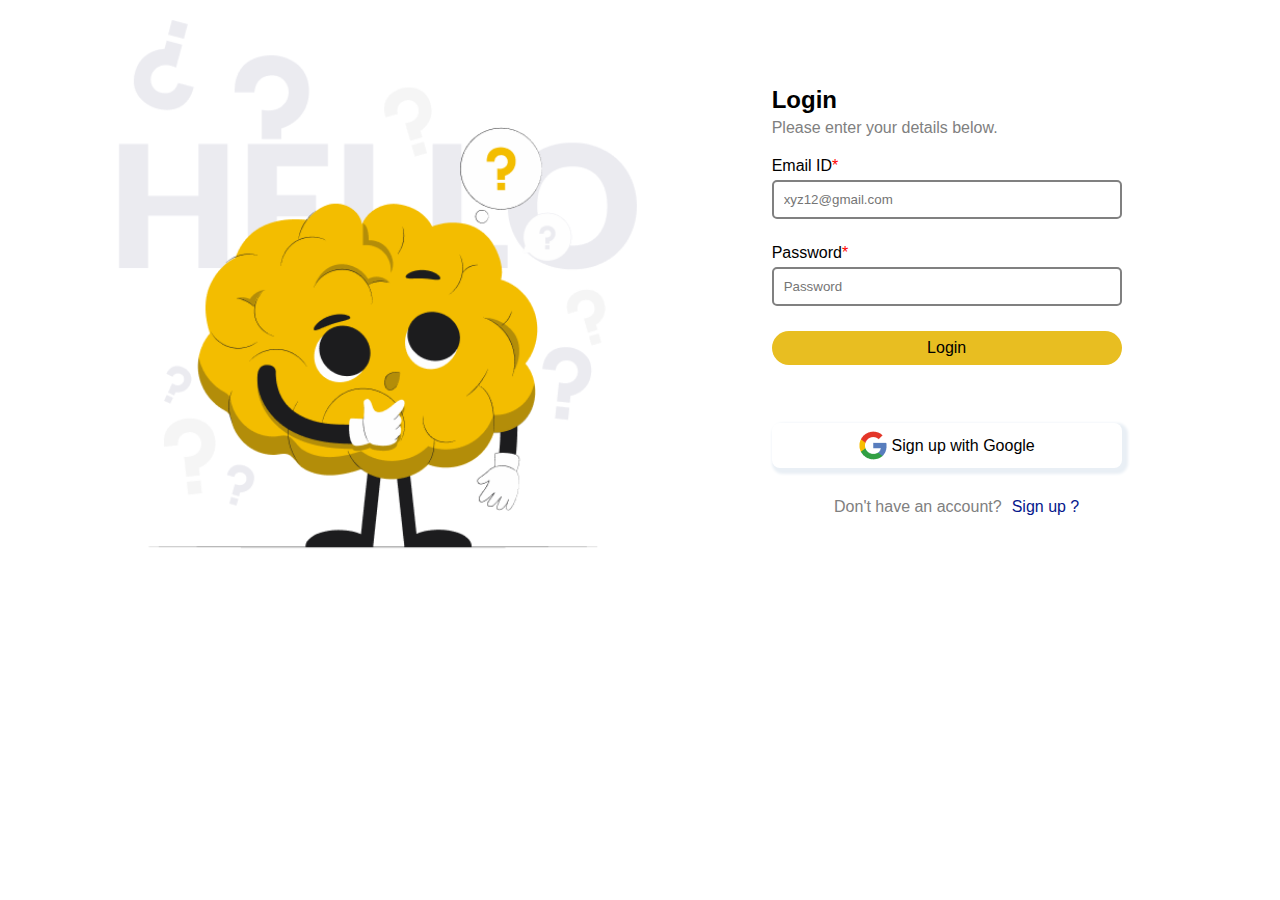
<file: index.html>
<!DOCTYPE html>
<html lang="en">

<head>
    <meta charset="UTF-8">
    <meta name="viewport" content="width=device-width, initial-scale=1.0">
    <title>Login</title>
    <link rel="stylesheet" href="style.css">
    <link rel="stylesheet" href="https://cdn.jsdelivr.net/npm/swiper@11/swiper-bundle.min.css" />
    <link rel="stylesheet" href="https://cdnjs.cloudflare.com/ajax/libs/font-awesome/6.5.2/css/all.min.css"
        integrity="sha512-SnH5WK+bZxgPHs44uWIX+LLJAJ9/2PkPKZ5QiAj6Ta86w+fsb2TkcmfRyVX3pBnMFcV7oQPJkl9QevSCWr3W6A=="
        crossorigin="anonymous" referrerpolicy="no-referrer" />
</head>

<body>
    <div class="main-container dis-row-center">
        <div class="login-container dis-row-even w-100">
            <div class="left dis-col-center">
                <img src="assests/login.png" alt="thinking_img">
            </div>

            <div class="right dis-col-center">
                <form action="" method="" onsubmit="return false" class="login_form" id="loginForm" name="loginForm">
                    <div class="first-row">
                        <h2 class="heading">Login</h2>
                        <p class="text-medium grey-text">Please enter your details below.</p>
                    </div>
                    <div class="first-row email">
                        <label for="email" class="input-label">Email ID<span class="text-red">*</span></label> <br>
                        <input type="email" id="email" name="email" placeholder="xyz12@gmail.com">
                        <br><span id="invalid-email" class="invalid-msg"></span>
                    </div>
                    <div class="first-row password">
                        <label for="password" class="input-label">Password<span class="text-red">*</span></label><br>
                        <span class="forshowpass"><input type="password" id="password" name="password"
                                placeholder="Password"><i class="fa-regular fa-eye-slash" onclick="passwordHideShow()"
                                id="Show-password"></i></span>
                        <br><span id="invalid-password" class="invalid-msg"></span>
                    </div>
                    <button class="btn btn-primary" id="login-submit-btn" type="submit"
                        onclick="validateLogin()">Login</button>
                    <div>
                        <br><span id="invalid-msg-submit" class="invalid-msg"></span>
                    </div>
                    <div class="link-google dis-row-center"><img src="assests/devicon_google.png" alt="google-logo"> <a
                            href="">Sign up with Google</a></div>
                    <p class=" link-account grey-text dis-row-center">Don't have an account? <a class="text-blue"
                            href="signup.html">Sign up ?</a></p>
                </form>
            </div>
        </div>
    </div>
    <script src="index.js"></script>
</body>

</html>
</file>
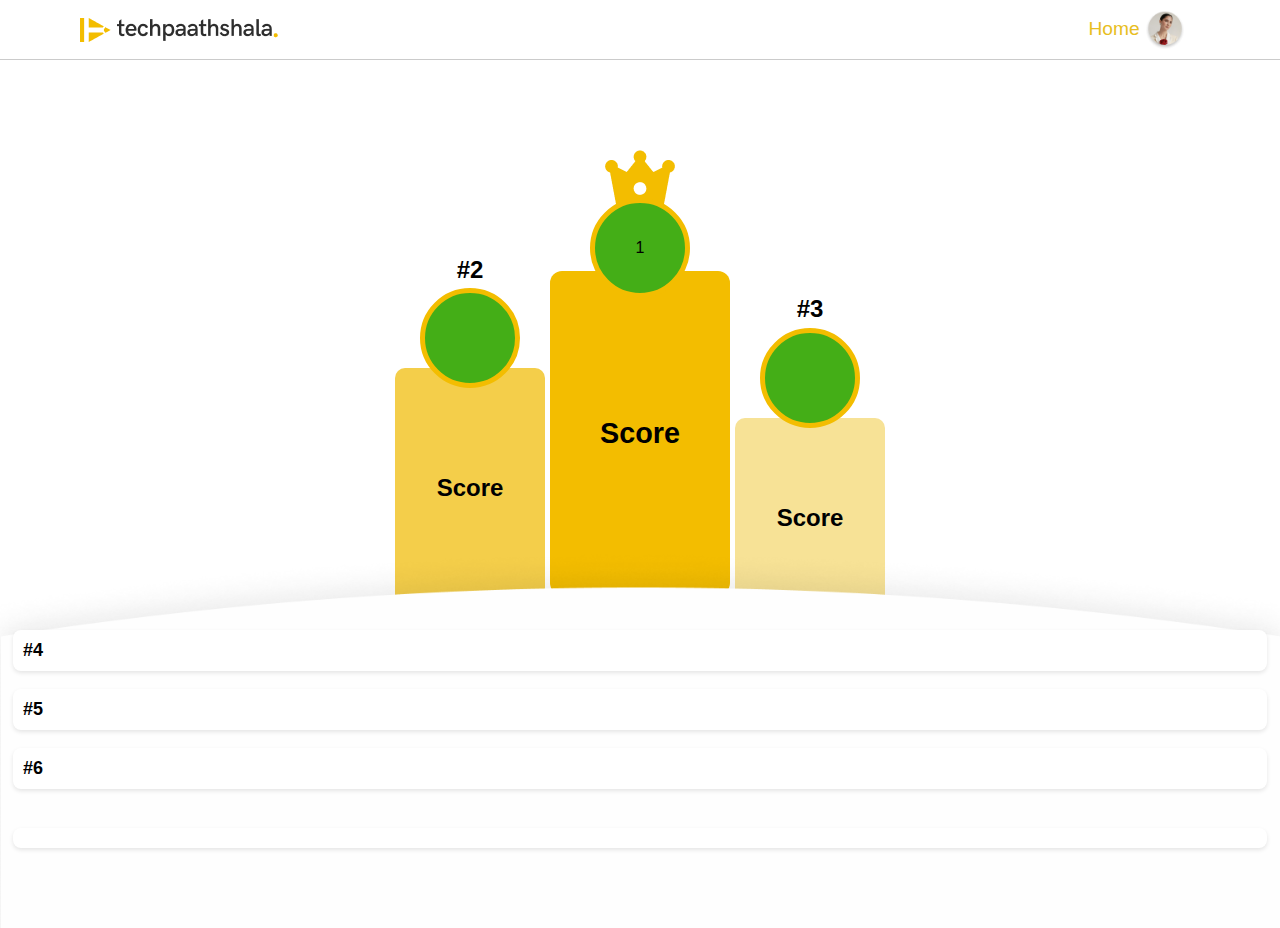
<file: leaderboard.html>
<!DOCTYPE html>
<html lang="en">

<head>
    <meta charset="UTF-8">
    <meta name="viewport" content="width=device-width, initial-scale=1.0">
    <title>Sign UP</title>
    <link rel="stylesheet" href="style.css">
    <link rel="stylesheet" href="https://cdn.jsdelivr.net/npm/swiper@11/swiper-bundle.min.css" />
    <link rel="stylesheet" href="https://cdnjs.cloudflare.com/ajax/libs/font-awesome/6.5.2/css/all.min.css"
        integrity="sha512-SnH5WK+bZxgPHs44uWIX+LLJAJ9/2PkPKZ5QiAj6Ta86w+fsb2TkcmfRyVX3pBnMFcV7oQPJkl9QevSCWr3W6A=="
        crossorigin="anonymous" referrerpolicy="no-referrer" />

</head>

<body>
    <header>
    <nav class="quiz-start-nav dis-row-between">
        <div><img src="assests/techpaathshala_logo.png" alt="logo"></div>
        <div class="user-info">
            <div>
                <span><a class="home" href="quiz.html">Home</a></span>
                <span id="userName" class="user-name"></span>
                <img id="AvatarPic" class="Avatar" src="assests/Avatar.png" alt="Avatar" width="50" height="50" onclick="confirmLogout()">
            </div>
            <br>
            <div id="confirmLogoutOptionDiv">
                <div class="confirm dis-col-center">
                    <span id="userNameDisplay"></span>
                    <span id="userEmailDisplay"></span>
                    <button class="logout-button btn-primary" onclick="logout()">Logout</button>
                    <button class="edit-button btn-primary" onclick="editPic()"> Edit </button>
                    <input type="file" id="fileInput" accept="image/*" style="display: none;" onchange="previewImage(event)">

                </div>
            </div>
        </div>
    </nav>
</header>
    <div class="rank-heading dis-col-center">
        <h1 id="rankDisplay"></h1>
        <h2 id="rankScore"></h2>
        <!-- <p class="grey-text">Supporting Text</p> -->
    </div>
    <div class="rank-holders">
        <div class="second dis-col-center">
            <h2 class="rank-number">#2</h2>
            <div class="profile-pic dis-col-center" id="profile-second">
                <!-- <img alt="User 2"> --> <span id="top2Name" class="topernames"></span>
            </div>
            <div class="rank dis-col-even" id="second">
                <div class="dis-col-center">
                <h2 class="score">Score</h2>
                <h4 id="top2Score" class="topScores"></h4>
            </div>
        </div>
    </div>
    <div class="first dis-col-center">
        <h2 class="rank-number"></h2>
        <img src="assests/crown.png" alt="crown">
        <div class="profile-pic dis-col-center" id="profile-first">
            <!-- <img alt="User 1">  --> <span id="top1Name" class="topernames">1</span>
        </div>
        <div class="rank dis-col-even" id="first">
            <div class="dis-col-center">
            <h2 class="score">Score</h2>
            <h4 id="top1Score" class="topScores"></h4>
        </div>
    </div>
    </div>

    <div class="third dis-col-center">
        <h2 class="rank-number">#3</h2>
        <div class="profile-pic dis-col-center" id="profile-third">
            <!-- <img alt="User 3"> --> <span id="top3Name" class="topernames"></span>
        </div>

        <div class="rank dis-col-even" id="third">
            <div class="dis-col-center">
                <h2 class="score">Score</h2>
                <h4 id="top3Score" class="topScores"></h4>
            </div>
        </div>
    </div>
    </div>

    <div class="rank-list">
        <img src="assests/Vector 15.png" alt="">
        <div class="ranking font-heavy">
            <div class="rank-item dis-row-between" id="currentscore">
               <div class=" dis-row-even" id="ExtraRank">
                   <p id="currentUserRank"></p> <span id="currentUserName" class="topernames"></span>
               </div> 
                <p id="currentUserScore" class="topScores"></p>
            </div>
            <div class="rank-item dis-row-between">
                <p>#6 <span id="top6Name" class="topernames"></span></p>
                <p id="top6Score" class="topScores"></p>
            </div>
            <div class="rank-item dis-row-between">
                <p>#5 <span id="top5Name" class="topernames"></span> </p>
                <p id="top5Score" class="topScores"></p>
            </div>
            <div class="rank-item dis-row-between">
                <p >#4 <span id="top4Name" class="topernames"></span></p>
                <p id="top4Score" class="topScores"></p>
            </div>
        </div>
    </div>
    </div>
</body>


<script src="index.js"></script>
<script>rankDisplay(); showLeaderboard();</script>
</body>

</html>
</file>
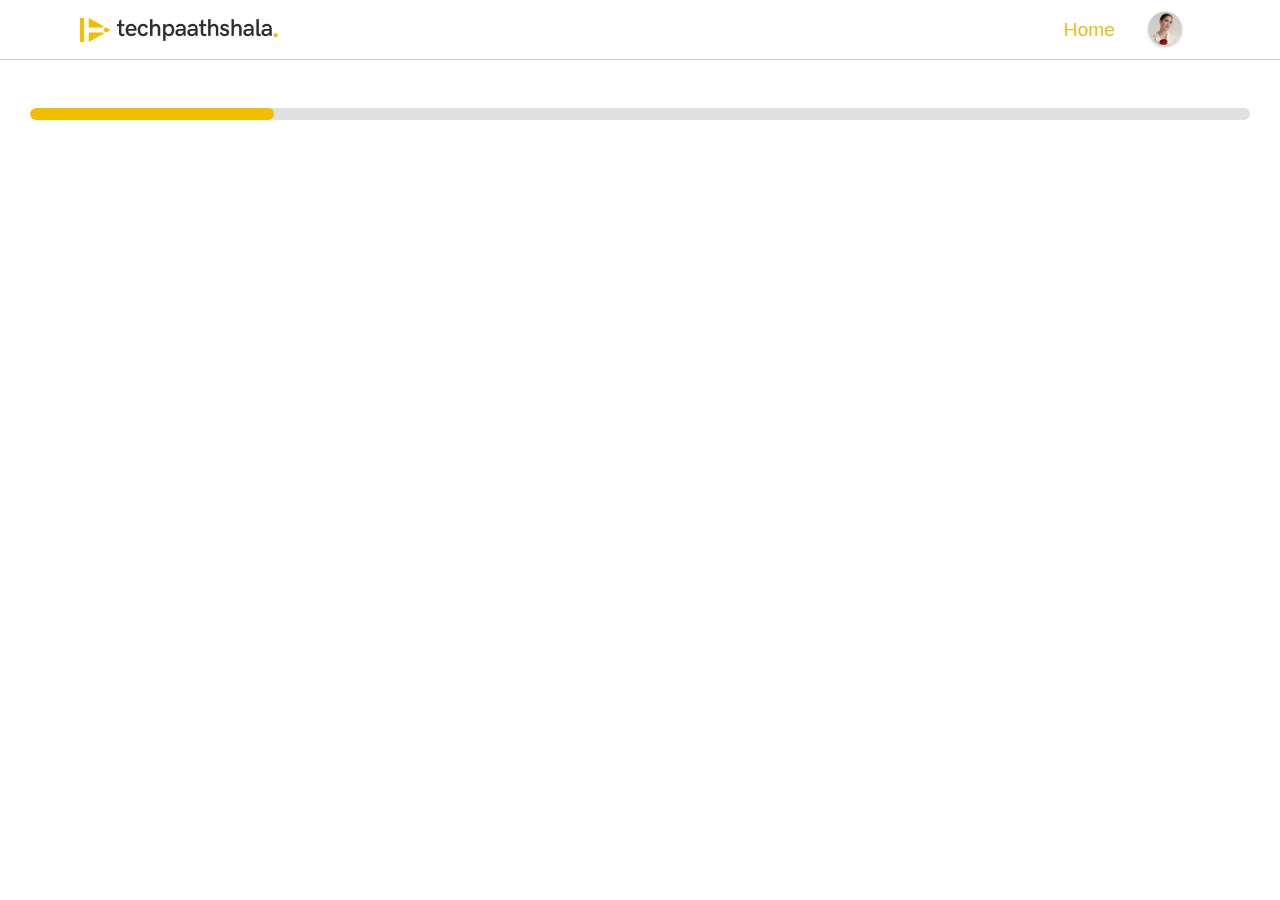
<file: question.html>
<!DOCTYPE html>
<html lang="en">

<head>
    <meta charset="UTF-8">
    <meta name="viewport" content="width=device-width, initial-scale=1.0">
    <title>Login</title>
    <link rel="stylesheet" href="style.css">
    <link rel="stylesheet" href="https://cdn.jsdelivr.net/npm/swiper@11/swiper-bundle.min.css" />
    <link rel="stylesheet" href="https://cdnjs.cloudflare.com/ajax/libs/font-awesome/6.5.2/css/all.min.css"
        integrity="sha512-SnH5WK+bZxgPHs44uWIX+LLJAJ9/2PkPKZ5QiAj6Ta86w+fsb2TkcmfRyVX3pBnMFcV7oQPJkl9QevSCWr3W6A=="
        crossorigin="anonymous" referrerpolicy="no-referrer" />
</head>

<body>
    <header>
        <nav class="quiz-start-nav dis-row-between">
            <div><img src="assests/techpaathshala_logo.png" alt="logo"></div>
            <div class="user-info">
                    <span><a class="home" href="quiz.html">Home</a></span>
                    <span id="userName" class="user-name"></span>
                    <img id="AvatarPic" class="Avatar" src="assests/Avatar.png" alt="Avatar" width="50" height="50" onclick="confirmLogout()">
                <br>
                <div id="confirmLogoutOptionDiv">
                    <div class="confirm dis-col-center">
                        <span id="userNameDisplay"></span>
                        <span id="userEmailDisplay"></span>
                        <button class="logout-button btn-primary" onclick="logout()">Logout</button>
                        <button class="edit-button btn-primary" onclick="editPic()"> Edit </button>
                        <input type="file" id="fileInput" accept="image/*" style="display: none;" onchange="previewImage(event)">

                    </div>
                </div>
            </div>
        </nav>
    </header>
    <div class="ques-container">
        <div id="questionHead"></div>
        <br>
        <div class="progress-bar">
            <div class="progress" id="progress"></div>
        </div>

        <br>
        <div class="display-question">
            <div class="quest-head-items">
                <h2 id="questionNum"></h2>
                <h2 id="question"></h2>

            </div>
            <br>
            <div id="options">
                <!-- question will display here -->
            </div>
            <div class="display-buttons">
                <button id="previousquestion" onclick="previousQuestion()"></button>
                <button id="nextquestion" onclick="nextQuestion()"></button>
            </div>
        </div>
    </div>

    <script src="index.js"></script>
</body>

</html>
</file>
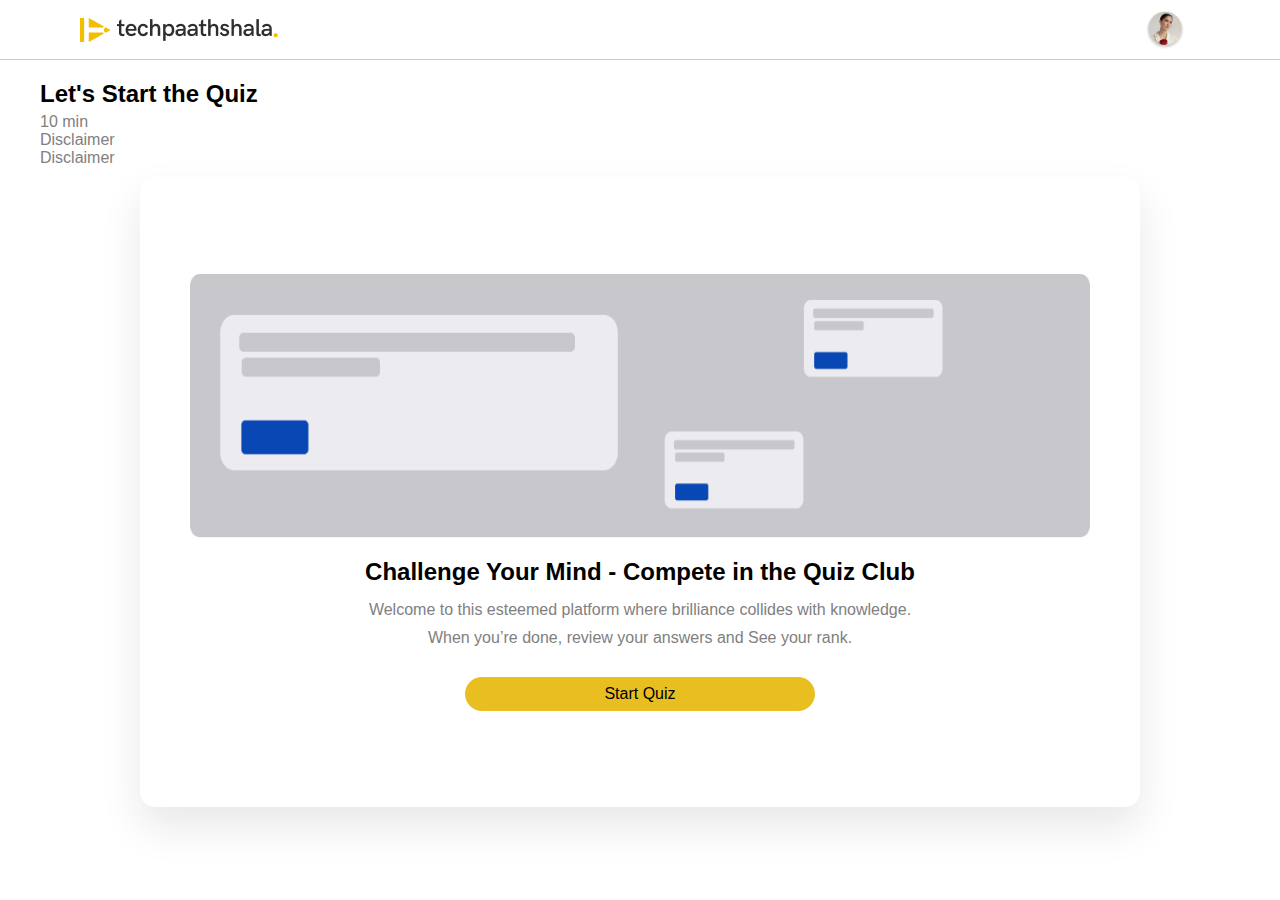
<file: quiz.html>
<!DOCTYPE html>
<html lang="en">

<head>
    <meta charset="UTF-8">
    <meta name="viewport" content="width=device-width, initial-scale=1.0">
    <title></title>
    <link rel="stylesheet" href="style.css">
    <link rel="stylesheet" href="https://cdn.jsdelivr.net/npm/swiper@11/swiper-bundle.min.css" />
    <link rel="stylesheet" href="https://cdnjs.cloudflare.com/ajax/libs/font-awesome/6.5.2/css/all.min.css"
        integrity="sha512-SnH5WK+bZxgPHs44uWIX+LLJAJ9/2PkPKZ5QiAj6Ta86w+fsb2TkcmfRyVX3pBnMFcV7oQPJkl9QevSCWr3W6A=="
        crossorigin="anonymous" referrerpolicy="no-referrer" />
</head>

<body>
    <header>
        <nav class="quiz-start-nav dis-row-between">
            <div><img src="assests/techpaathshala_logo.png" alt="logo"></div>
            <div class="user-info">
                <span id="userName" class="user-name"></span>
                <img id="AvatarPic" class="Avatar" src="assests/Avatar.png" alt="Avatar" width="50" height="50"
                    onclick="confirmLogout()">
                <br>
                <div id="confirmLogoutOptionDiv">
                    <div class="confirm dis-col-center">
                        <span id="userNameDisplay"></span>
                        <span id="userEmailDisplay"></span>
                        <button class="logout-button btn-primary" onclick="logout()">Logout</button>
                        <button class="edit-button btn-primary" onclick="editPic()"> Edit </button>
                        <input type="file" id="fileInput" accept="image/*" style="display: none;"
                            onchange="previewImage(event)">
                    </div>
                </div>
            </div>
        </nav>
    </header>

    <div class="quiz-main-container">
        <div class="quiz-top">
            <h2 class="heading">Let's Start the Quiz</h2>
            <i class="fa-regular fa-clock"></i> <span> 10 min</span>
            <ul>
                <li>Disclaimer</li>
                <li>Disclaimer</li>
            </ul>
        </div>

        <div class="catchy-intro dis-col-center">
            <div class="catchy-img">
                <img src="assests/Frame 1000009886.png" alt="">
            </div>
            <div class="catchy-content dis-col-center">
                <h2 class="heading">Challenge Your Mind - Compete in the Quiz Club</h2>
                <p class="grey-text">Welcome to this esteemed platform where brilliance collides with knowledge.
                </p>
                <p class="grey-text">When you’re done, review your answers and See your rank.</p>
            </div>
            <div class=" start-btn-div dis-row-center">
                <a href="question.html">
                    <button class="btn btn-primary" type="submit"
                        onsubmit="appendQuestion(quizQuestions), startQuiz()">Start Quiz</button>
                </a>
            </div>
            </form>
        </div>
    </div>
    </div>
    </div>
    <script src="index.js"></script>
</body>

</html>
</file>
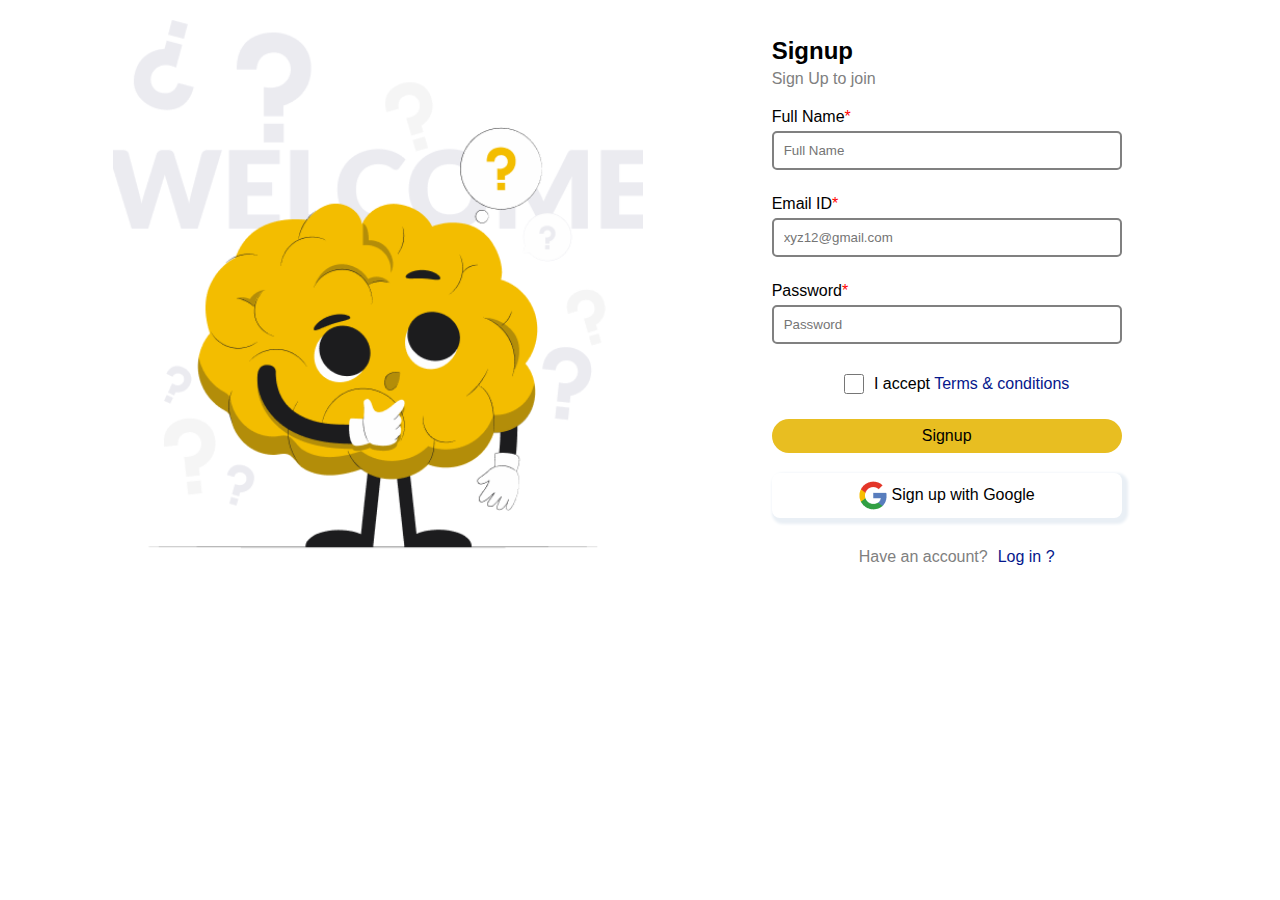
<file: signup.html>
<!DOCTYPE html>
<html lang="en">

<head>
    <meta charset="UTF-8">
    <meta name="viewport" content="width=device-width, initial-scale=1.0">
    <title>Sign UP</title>
    <link rel="stylesheet" href="style.css">
    <link rel="stylesheet" href="https://cdn.jsdelivr.net/npm/swiper@11/swiper-bundle.min.css" />
    <link rel="stylesheet" href="https://cdnjs.cloudflare.com/ajax/libs/font-awesome/6.5.2/css/all.min.css"
        integrity="sha512-SnH5WK+bZxgPHs44uWIX+LLJAJ9/2PkPKZ5QiAj6Ta86w+fsb2TkcmfRyVX3pBnMFcV7oQPJkl9QevSCWr3W6A=="
        crossorigin="anonymous" referrerpolicy="no-referrer" />
</head>

<body>
    <div class="signup-container dis-row-even w-100">
        <div class="left dis-col-center">
            <img src="assests/signup.png" alt="thinking_img">
        </div>

        <div class="right dis-col-center">
            <form action="" method="" onsubmit="return false" class="login_form" name="signupForm" id="signupForm">
                <div class="first-row">
                    <h2 class="heading">Signup</h2>
                    <p class="text-medium grey-text">Sign Up to join</p>
                </div>
                <div class="first-row email">
                    <label for="fullName" class="input-label">Full Name<span class="text-red">*</span></label> <br>
                    <input type="text" id="fullName" name="fullName" placeholder="Full Name" >
                    <br><span id="invalid-msg-fullname" class="invalid-msg"></span>
                </div>

                <div class="first-row email">
                    <label for="email" class="input-label">Email ID<span class="text-red">*</span></label> <br>
                    <input type="email" id="email" name="email" placeholder="xyz12@gmail.com">
                    <br><span id="invalid-msg-email" class="invalid-msg"></span>
                </div>
                <div class="first-row password">
                    <label for="password" class="input-label">Password<span class="text-red">*</span></label><br>
                   <span class="forshowpass"><input type="password" id="password" name="password" placeholder="Password"><i class="fa-regular fa-eye-slash" onclick="passwordHideShow()" id="Show-password"></i></span>
                    <br><span id="invalid-msg-password" class="invalid-msg"></span>
                </div>
                <div class="terms">
                    <span>
                      <input type="checkbox" id="terms">
                    <label name ="terms">I accept <a href="#" class="text-blue">Terms & conditions</a></label>
                </span></div>
                <button class="btn btn-primary" id="submit-button" onclick="validateSignup()" > Signup </button>
                <div class="first-row">
                    <span id="invalid-msg-submit" class="invalid-msg"></span>
                </div>
                <div class="link-google dis-row-center">
                    <img src="assests/devicon_google.png" alt="google-logo"> <a href="">Sign up with Google</a>
                </div>
                <p class=" link-account grey-text dis-row-center">Have an account? <a class="text-blue"
                        href="index.html">Log in ?</a></p>
            </form>
        </div>
    </div>
    <script src="index.js"></script>
</body>


</html>
</file>
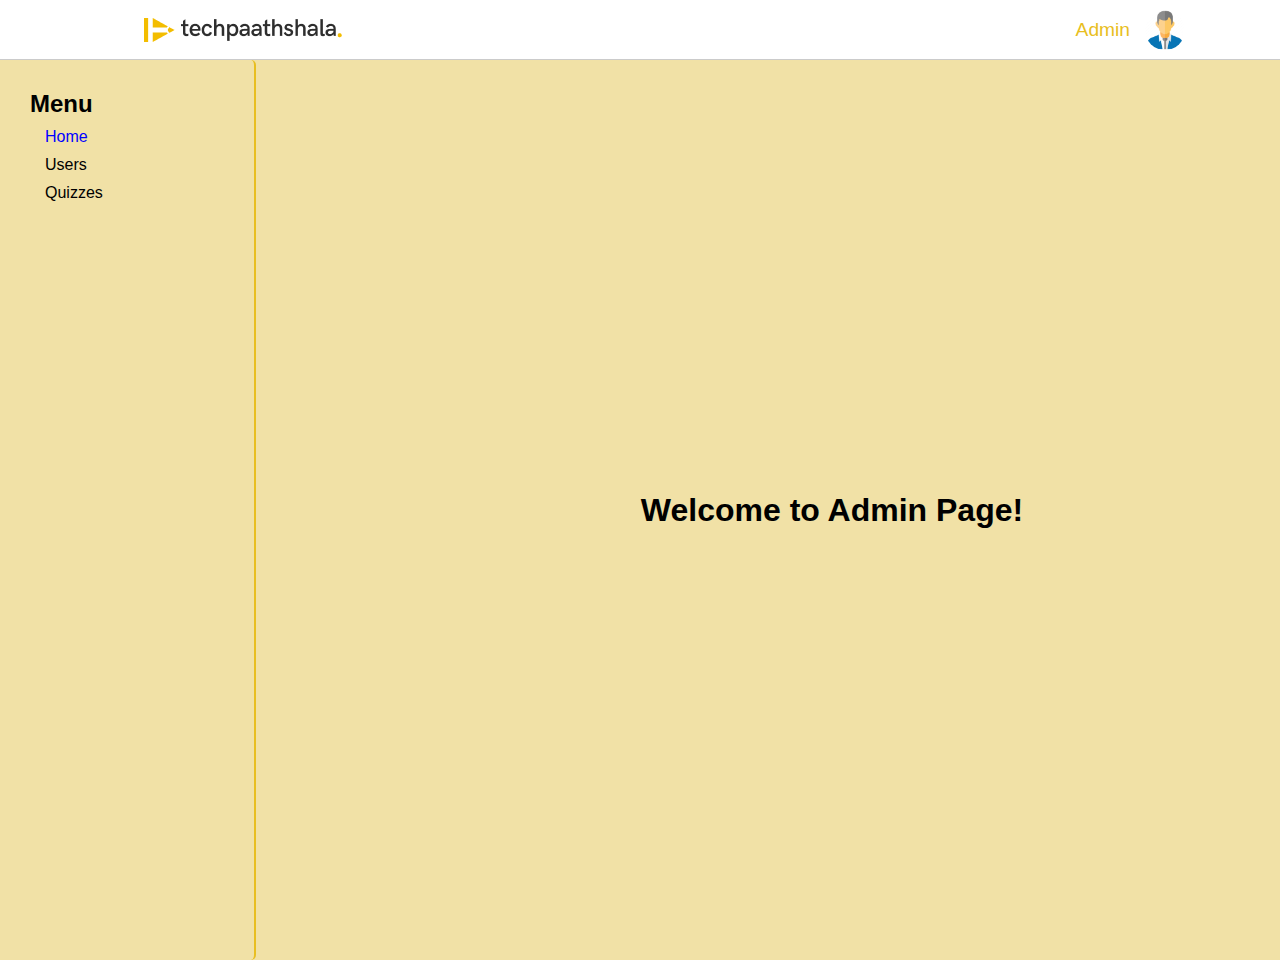
<file: AdminPanel/admin.html>
<!DOCTYPE html>
<html lang="en">

<head>
    <meta charset="UTF-8">
    <meta name="viewport" content="width=device-width, initial-scale=1.0">
    <title>Admin Page</title>
    <link rel="stylesheet" href="/AdminPanel/style/admin.css">
    <link rel="stylesheet" href="/style.css">
    <link rel="stylesheet" href="https://cdn.jsdelivr.net/npm/swiper@11/swiper-bundle.min.css" />
    <link rel="stylesheet" href="https://cdnjs.cloudflare.com/ajax/libs/font-awesome/6.5.2/css/all.min.css"
        integrity="sha512-SnH5WK+bZxgPHs44uWIX+LLJAJ9/2PkPKZ5QiAj6Ta86w+fsb2TkcmfRyVX3pBnMFcV7oQPJkl9QevSCWr3W6A=="
        crossorigin="anonymous" referrerpolicy="no-referrer" />
</head>

<body class="burger-deactivate">
    <header>
        <nav class="quiz-start-nav dis-row-between">
            <div class="logo dis-row-between">
                <div class="burger-menu dis-col-center" id="burger-menu" onclick="toggleMenu()">
                    <i class="fa-solid fa-bars"></i>
                </div>
                <a href="https://techpaathshala.com/">
                    <img src="assets/techpaathshala_logo.png" alt="logo">
                </a>
            </div>

            <div class="user-info">
                <span id="userName" class="user-name">Admin</span>
                <img id="AvatarPic" class="Avatar" src="assets/admin.webp" alt="Avatar" onclick="confirmLog()">
                <br>
                <div id="confirmLogoutOptionDiv">
                    <div class="confirm dis-col-center">
                        <span id="userNameDisplay">Admin</span>
                        <span id="userEmailDisplay"></span>
                        <button class="logout-button btn-primary" onclick="logoutAdmin()">Logout</button>
                        <button class="edit-button btn-primary" onclick="editPic()"> Edit </button>
                        <input type="file" id="fileInput" accept="image/*" style="display: none;"
                            onchange="previewImage(event)">
                    </div>
                </div>
            </div>
        </nav>
    </header>
    
    <div class="main-div dis-row-between">
        <div class="left-part">
            <h2>Menu</h2>
            <ul id="menu">
                <li class="item">
                    <i class="fa-solid fa-house"></i>
                    <a href="admin.html">Home</a>
                </li>
                <li class="item">
                    <i class="fa-regular fa-user"></i>
                    <a href="userlist.html">Users</a>
                </li>
                <li class="item">
                    <i class="fa-regular fa-circle-question"></i>
                    <a href="quizes-main.html">Quizzes</a>
                </li>
            </ul>
        </div>
        <div class="right-part dis-col-center">
            <h1>Welcome to Admin Page!</h1>
        </div>
    </div>
    <script src="/index.js"></script>
    <script src="/AdminPanel/script/admin.js"></script>
    </body>

</html>
</file>
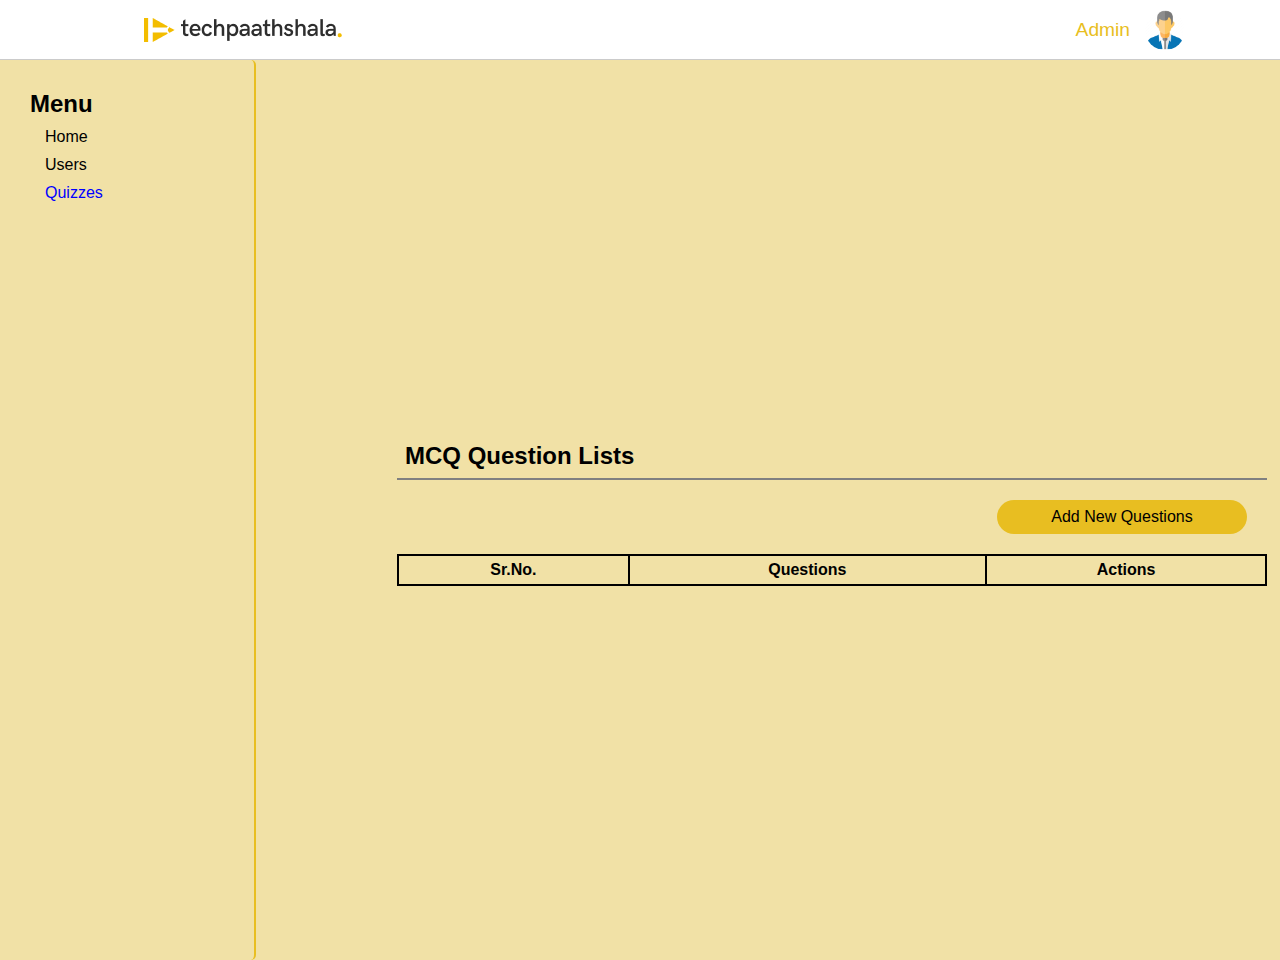
<file: AdminPanel/quizes-main.html>
<!DOCTYPE html>
<html lang="en">

<head>
    <meta charset="UTF-8">
    <meta name="viewport" content="width=device-width, initial-scale=1.0">
    <title>Quiz-Main</title>
    <link rel="stylesheet" href="/AdminPanel/style/admin.css">
    <link rel="stylesheet" href="/style.css">
    <link rel="stylesheet" href="https://cdn.jsdelivr.net/npm/swiper@11/swiper-bundle.min.css" />
    <link rel="stylesheet" href="https://cdnjs.cloudflare.com/ajax/libs/font-awesome/6.5.2/css/all.min.css"
        integrity="sha512-SnH5WK+bZxgPHs44uWIX+LLJAJ9/2PkPKZ5QiAj6Ta86w+fsb2TkcmfRyVX3pBnMFcV7oQPJkl9QevSCWr3W6A=="
        crossorigin="anonymous" referrerpolicy="no-referrer" />
</head>

<body class="burger-deactivate">

    <header>
        <nav class="quiz-start-nav dis-row-between">
            <div class="logo dis-row-around">
                <div class="burger-menu dis-col-center" id="burger-menu" onclick="toggleMenu()">
                    <i class="fa-solid fa-bars"></i>
                </div>
                <a href="https://techpaathshala.com/">
                    <img src="assets/techpaathshala_logo.png" alt="logo">
                </a>
                </div>
            
            <div class="user-info">
                <span id="userName" class="user-name">Admin</span>
                <img id="AvatarPic" class="Avatar" src="assets/admin.webp" alt="Avatar" onclick="confirmLog()">
                <br>
                <div id="confirmLogoutOptionDiv">
                    <div class="confirm dis-col-center">
                        <span id="userNameDisplay">Admin</span>
                        <span id="userEmailDisplay"></span>
                        <button class="logout-button btn-primary" onclick="logoutAdmin()">Logout</button>
                        <button class="edit-button btn-primary" onclick="editPic()"> Edit </button>
                        <input type="file" id="fileInput" accept="image/*" style="display: none;"
                            onchange="previewImage(event)">
                    </div>
                </div>
            </div>
        </nav>
    </header>
    <main>
        <div class="main-div dis-row-between">
            <div class="left-part">
                <h2>Menu</h2>
                <ul id="menu">
                    <li class="item">
                        <i class="fa-solid fa-house"></i>
                        <a href="admin.html">Home</a>
                    </li>
                    <li class="item">
                        <i class="fa-regular fa-user"></i>
                        <a href="userlist.html">Users</a>
                    </li>
                    <li class="item">
                        <i class="fa-regular fa-circle-question"></i>
                        <a href="quizes-main.html">Quizzes</a>
                    </li>
                </ul>
            </div>
            <div class="right-part dis-row-center" id="right-part-div">
                <div>
                <h2>MCQ Question Lists</h2>
                <button class="btn-primary open-button" onclick="openForm()">Add New Questions</button>

                <table class="quiz-table" id="question-table-main">
                    <thead>
                        <tr>
                            <th>Sr.No.</th>
                            <th>Questions</th>
                            <th>Actions</th>
                        </tr>
                    </thead>
                    <tbody id="question-table">
                        <!-- Table content -->
                    </tbody>
                </table>
            </div>
        </div>
    </main>

    <div class="form-popup" id="addQuesForm">
        <form class="form-container" onsubmit="addQuestion(event)">
            <div class="dis-row-between">
                <h2>Create Question</h2>
                <button type="button" class="btn cancel" onclick="closeForm()"> X </button>
            </div>
            <br>
            <div class="addQues">
                <label for="question"><b>Question</b> <span class="red-text">*</span></label>
                <input type="text" name="question" id="question" required>

                <label for="Option1"><b>Option 1</b> <span class="red-text">*</span></label>
                <input type="text" name="Option1" id="Option1" required>

                <label for="Option2"><b>Option 2</b> <span class="red-text">*</span></label>
                <input type="text" name="Option2" id="Option2" required>

                <label for="Option3"><b>Option 3</b> <span class="red-text">*</span></label>
                <input type="text" name="Option3" id="Option3" required>

                <label for="Option4"><b>Option 4</b> <span class="red-text">*</span></label>
                <input type="text" name="Option4" id="Option4" required>

                <label for="correctOption"><b>correct Option</b> <span class="red-text">*</span></label>
                <select type="text" name="correctOption" id="correctOption" required>
                    <option value="Option 1" id="selectOption1"></option>
                    <option value="Option 2" id="selectOption2"></option>
                    <option value="Option 3" id="selectOption3"></option>
                    <option value="Option 4" id="selectOption4"></option>
                </select>

                <button type="submit" class="btn-primary">Submit</button>
            </div>
        </form>
    </div>

    <div class="viewMcq">

    </div>

    <script src="/index.js"></script>
    <script src="/AdminPanel/script/admin.js"></script>
    <!-- <script> window.onload = questiontable(quizQuestions)</script> -->
</body>

</html>
</file>
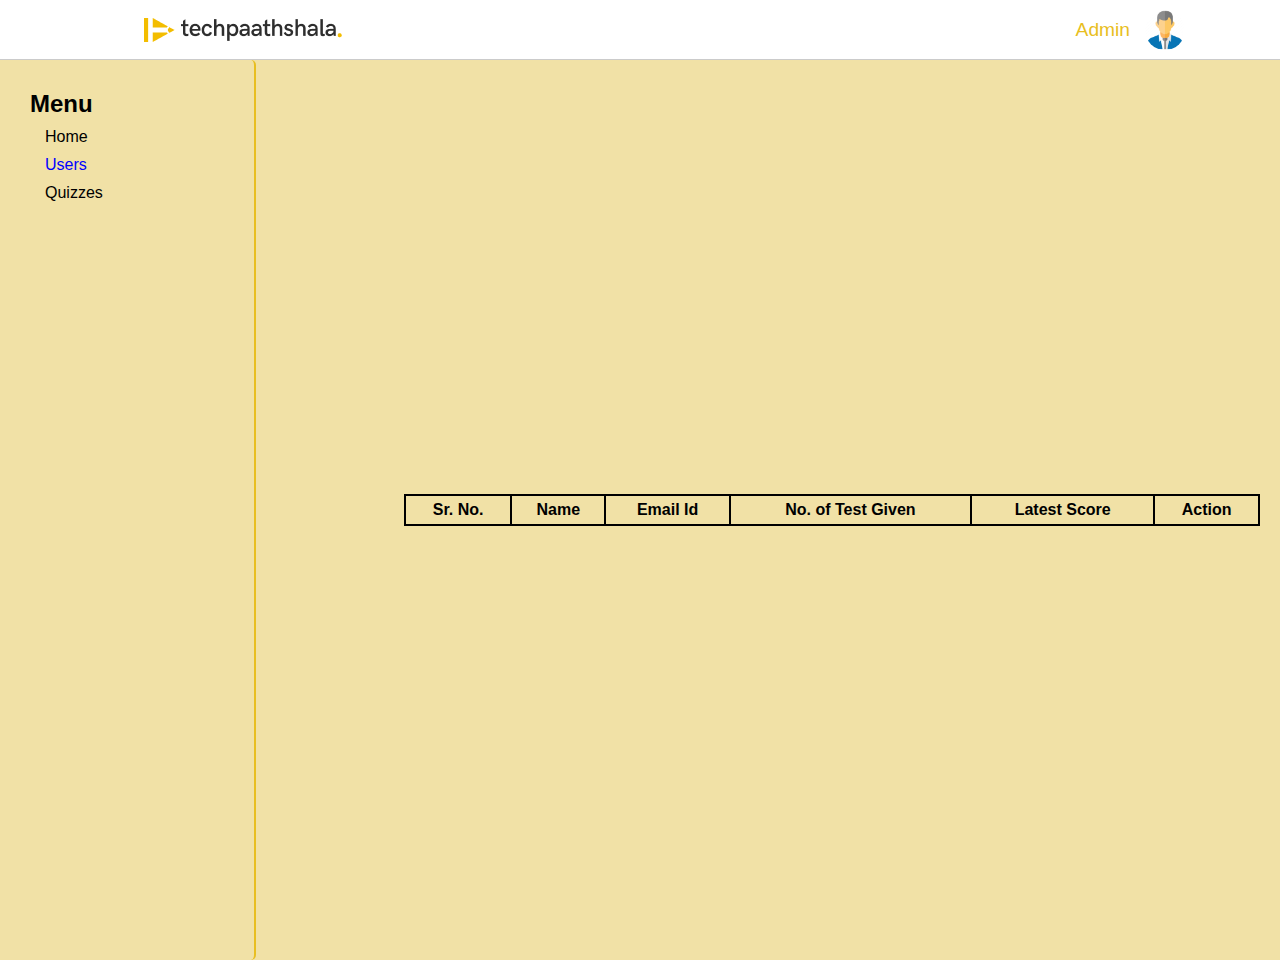
<file: AdminPanel/userlist.html>
<!DOCTYPE html>
<html lang="en">

<head>
    <meta charset="UTF-8">
    <meta name="viewport" content="width=device-width, initial-scale=1.0">
    <title>User-list</title>
    <link rel="stylesheet" href="/style.css">
    <link rel="stylesheet" href="/AdminPanel/style/admin.css">
    <link rel="stylesheet" href="https://cdn.jsdelivr.net/npm/swiper@11/swiper-bundle.min.css" />
    <link rel="stylesheet" href="https://cdnjs.cloudflare.com/ajax/libs/font-awesome/6.5.2/css/all.min.css"
        integrity="sha512-SnH5WK+bZxgPHs44uWIX+LLJAJ9/2PkPKZ5QiAj6Ta86w+fsb2TkcmfRyVX3pBnMFcV7oQPJkl9QevSCWr3W6A=="
        crossorigin="anonymous" referrerpolicy="no-referrer" />
</head>

<body class="burger-deactivate">
    <header>
        <nav class="quiz-start-nav dis-row-between">
            <div class="logo dis-row-around">
                <div class="burger-menu dis-col-center" id="burger-menu" onclick="toggleMenu()">
                    <i class="fa-solid fa-bars"></i>
                </div>
                <a href="https://techpaathshala.com/">
                    <img src="assets/techpaathshala_logo.png" alt="logo">
                </a>
            </div>
            <div class="user-info">
                <span id="userName" class="user-name">Admin</span>
                <img id="AvatarPic" class="Avatar" src="assets/admin.webp" alt="Avatar" onclick="confirmLog()">
                <br>
                <div id="confirmLogoutOptionDiv">
                    <div class="confirm dis-col-center">
                        <span id="userNameDisplay">Admin</span>
                        <span id="userEmailDisplay"></span>
                        <button class="logout-button btn-primary" onclick="logoutAdmin()">Logout</button>
                        <button class="edit-button btn-primary" onclick="editPic()"> Edit </button>
                        <input type="file" id="fileInput" accept="image/*" style="display: none;"
                            onchange="previewImage(event)">
                    </div>
                </div>
            </div>
        </nav>
    </header>

    <div class="main-div dis-row-between">
        <div class="left-part">
            <h2>Menu</h2>
            <ul id="menu">
                <li class="item">
                    <i class="fa-solid fa-house"></i>
                    <a href="admin.html">Home</a>
                </li>
                <li class="item">
                    <i class="fa-regular fa-user"></i>
                    <a href="userlist.html">Users</a>
                </li>
                <li class="item">
                    <i class="fa-regular fa-circle-question"></i>
                    <a href="quizes-main.html">Quizzes</a>
                </li>
            </ul>
        </div>
        <!-- user list Part -->
        <div class="right-part dis-row-center" id="right-part-div">
            <table class="user-table" id="user-table-main">
                <thead>
                    <tr>
                        <th>Sr. No.</th>
                        <th>Name</th>
                        <th>Email Id</th>
                        <th>No. of Test Given</th>
                        <th>Latest Score</th>
                        <th>Action</th>
                    </tr>
                </thead>
                <tbody id="user-table">
                    <!-- user table content -->
                </tbody>
            </table>
            <!-- user History part -->
            <div id="testDetailsDiv" style="display:none">
                <div class=" userHeading dis-row-between">
                    <div id="userHeading"></div>
                    <button onclick="closeUserTable()"> X </button>
                </div>
                <table class="testDetailsTable">
                    <thead>
                        <tr>
                            <th>Test No.</th>
                            <th>Test date</th>
                            <th>Score</th>
                            <th>Correct Ans</th>
                            <th>View Test</th>
                        </tr>
                    </thead>
                    <tbody id="userTestDetailsMain">

                    </tbody>
                </table>
            </div>

            <!-- user individual test details part -->
            <div id="testDetails" style="display:none">
                <div class="userHeading dis-row-between">
                    <h2 id="userNameHeading"></h2>
                    <button onclick="closeHistoryTable()"> X </button>
                </div>
                <div class="users-test-section">
                    <h3 class="users-test-data dis-row-around">
                        <span id="test-number"></span>
                        <span id="test-score"></span>
                        <span id="test-date"></span>
                        <span id="test-time"></span>
                    </h3>
                    <br>
                    <div class="user-test" id="user-test-data"></div>
                </div>
            </div>
        </div>

        <script src="/index.js"></script>
        <script src="/AdminPanel/script/admin.js"></script>

</body>

</html>
</file>
<file: style.css>
* {
    padding: 0;
    margin: 0;
    box-sizing: border-box;
    list-style-type: none;
    font-family: "Inter", sans-serif;
}

a {
    color: black;
    text-decoration: none;
}

img,
svg {
    vertical-align: middle;
}

.dis-col-even {
    display: flex;
    flex-direction: column;
    justify-content: space-evenly;
}

.dis-col-between {
    display: flex;
    flex-direction: column;
    justify-content: space-between;
}

.dis-col-around {
    display: flex;
    flex-direction: column;
    justify-content: space-around;
}

.dis-col-center {
    display: flex;
    flex-direction: column;
    justify-content: center;
    align-items: center;
}

.dis-row-even {
    display: flex;
    justify-content: space-evenly;
}

.dis-row-between {
    display: flex;
    justify-content: space-between;
}

.dis-row-center {
    display: flex;
    justify-content: center;
    align-items: center;
}

.dis-row-around {
    display: flex;
    justify-content: space-around;
}

.text-medium {
    font-weight: 500;
}

.text-small {
    font-size: 14px;
}

.text-big {
    font-size: 20px;
    font-weight: 500;
}

.text-extra-big {
    font-size: 22px;
    font-weight: 500;
    letter-spacing: -0.44px;
    text-transform: capitalize;
}

.text-uppercase {
    text-transform: uppercase;
}

.mb-2 {
    margin-bottom: 0.5rem;
}

.mb-3 {
    margin-bottom: 1rem;
}

.mb-4 {
    margin-bottom: 1.5rem;
}

.mb-5 {
    margin: 3rem;
}

.w-100 {
    width: 100%;
}

.text-center {
    text-align: center;
}

.text-blue {
    color: rgb(5, 23, 140);
}

.grey-text {
    color: grey
}

.text-red {
    color: red;
}

/* start login section */

.signup-container,
.login-container {
    height: 100vh;
    margin: 0 auto;
}

.left {
    width: 510px;
    height: 529px;
    top: 247px;
    left: 120px;
    gap: 0px;
    opacity: 0px;
    margin-left: 70px;
    /* padding: 140px; */
}

.right {
    width: 440px;
    height: 512px;
    top: 255.5px;
    left: 793px;
    gap: 64px;
    opacity: 0px;
    margin: 50px;
}

.left {
    padding-top: 60px;
}

.left img {
    width: 530px;
}

.heading {
    margin-bottom: 5px;
}

.login_form div {
    margin: 20px;
    text-align: left;
    gap: 5px;
}

.right div input,
.quiz-form input {
    padding: 10px;
    width: 350px;
    border-radius: 5px;
    border: 2px solid grey;
    margin: 5px 0px;
}

.link-google {
    width: 350px;
    height: 45px;
    padding: 16px 20px 16px 20px;
    gap: 10px;
    border-radius: 8px;
    box-shadow: 3px 3px 3px 3px rgb(233, 239, 245);
}

.btn-primary {
    width: 350px;
    padding: 8px 24px;
    border-radius: 18px;
    color: black;
    font-size: 16px;
    font-weight: 500;
    margin: 0 20px;
    background-color: #E8BE21;
    border: 2px #E8BE21;
}

.link-account {
    margin: 30px;
    gap: 10px
}

/* start signup section */
.terms span {
    display: flex;
    gap: 10px;
    align-items: center;
    justify-content: center;
}

#terms {
    width: 20px;
}

.terms input {
    display: flex;
    justify-content: center;
    align-items: center;
    /* width: 20px; */
    height: 20px;
    border: none;
    margin: 0;
    padding: 0;
    gap: 0;
}

.forshowpass i {
    padding: 10px;
    margin: 5px 0px;
    position: relative;
    right: 55px;
}

.invalid-msg {
    color: red;
    font-size: 14px;
}

.invalid-msg i {
    color: green;
}

/* Quiz- start page */
.quiz-start-nav {
    width: 100%;
    height: 60px;
    padding: 16px 80px 16px 80px;
    gap: 0px;
    border-bottom: 1px solid #CBCBCB;
    align-items: center; 
}

.quiz-main-container {
    width: 100%;
    height: 819px;
    padding: 20px 40px;
}

.quiz-main-container .heading {
    color: black
}

.quiz-top {
    color: gray;
    margin-bottom: 10px;
}

.user-info {
    display: flex;
    align-items: center;
    gap: 15px;
    color: #E8BE21;
    font-size: larger;
}

.home{
    color: #E8BE21;
}

#userNameDisplay,
#userEmailDisplay {
    color: black;
}

.Avatar{
    cursor: pointer;
    border-radius: 50%;
    height: 40px;
    width: 40px;
}



#confirmLogoutOptionDiv{
    display: none;  
    border-radius: 10px;
    background-color:  #e0d08b;
    height: 150px;
    width: 270px;
    position: absolute;
    top: 72px;
    margin: 0 auto;
}

.confirm span{
    margin: 5px;
}

.logout-button, 
.edit-button {
    cursor: pointer;
    color: black;
    font-size: 16px;
    font-weight: 500;
    color: rgb(5, 23, 140);
    width: 150px;
    margin-bottom: 5px;
}

.catchy-intro {
    margin: 0 auto;
    background-color: white;
    width: 1000px;
    height: 630px;
    border-radius: 15px;
    box-shadow: 0px 20px 40px 0px #1C1C1E1A;
}

.catchy-img img {
    width: 900px;
    height: 264px;
    border-radius: 5px 0px 0px 0px;
    gap: 10px
}

.catchy-content {
    padding-top: 20px;
    gap: 10px
}

.quiz-form {
    margin-top: 20px;
}

.start-btn-div {
    margin-top: 30px;
}

/* Quiz-Questions display page starts - question.html*/
.ques-container {
    padding: 30px;
}

.progress-bar {
    width: 100%;
    height: 12px;
    background-color: #e0e0e0;
    border-radius: 10px;
    overflow: hidden;
}

.progress {
    width: 20%;
    height: 100%;
    background-color: #F3BD00;
    border-radius: 10px;
    transition: width 0.4s ease;
}

.quest-head-items {
    display: flex;
    gap: 5px;
}

/* questions option display part */
.optionText {
    margin: 15px;
}

.optionText input[type="radio"] {
    opacity: 0;
    position: fixed;
    width: 0;
}

.optionText label {
    display: inline-block;
    padding: 10px 20px;
    font-family: sans-serif, Arial;
    font-size: 16px;
    border-radius: 4px;
}

.optionText label:hover {
    /* background-color: rgb(209, 222, 222); */
    box-shadow: 3px 3px 3px 3px rgb(192, 189, 189);
    width: 400px;
    border-radius: 20px;
    cursor: pointer;
}

.optionText input[name="options"]:checked+label {
    background-color: #E8BE21;
    border-color: #E8BE21;
    width: 400px;
    border-radius: 20px;
}

.selected-option {
    background-color: #E8BE21;
    width: 400px;
    border-radius: 20px;
}

/*  */
.display-buttons {
    display: flex;
    justify-content: space-between;
    margin: 20px 30px 0px 0px;
}

#previousquestion,
#nextquestion {
    border: none;
    color: grey;
    font-size: 25px;
    border-radius: 5px;
    cursor: pointer;
    padding: 10px;
    background-color: white;
    text-align: center;
}

#previousquestion>i,
#nextquestion>i {
    font-size: 22px;
}


#nextquestion {
    color: #0948B4;
}

#options .optionText {
    font-weight: 600;
}

/* Quiz-Questions display page ends - question.html*/

/* leaderboard code start */

.container {
    text-align: center;
    max-width: 800px;
    margin: 0 auto;
}

.rank-heading {
    padding: 10px;
}

.rank-holders {
    display: flex;
    justify-content: center;
    margin: 40px 0;
}

.profile-pic {
    width: 100px;
    height: 100px;
    border-radius: 50%;
    background-color: #44ae17;
    z-index: 2;
    top: -300px;
    border: 5px solid #F3BD00;
}

#profile-second {
    position: relative;
    top: 130px;
}

#profile-third {
    position: relative;
    top: 160px;
}

.topernames {
    text-align: center;
}

.rank {
    border-radius: 10px;
    margin: 0 10px;
    padding: 20px;
    width: 150px;
    align-items: center;
    position: relative;
    z-index: 1;
}

#first {
    background-color: #F3BD00;
    transform: scale(1.2);
    z-index: 1;
    height: 270px;
}

.first img {
    position: relative;
    z-index: 1;
    top: 10px;
}

#second {
    background-color: #F4CE4A;
    height: 240px;
    margin-top: 80px;
    top: 30px;
}

.second .rank-number {
    position: relative;
    top: 126px
}

#third {
    background-color: #F7E296;
    height: 200px;
    margin-top: 100px;
    top: 50px;
}

.third .rank-number {
    position: relative;
    top: 155px
}

.rank-number {
    font-size: 24px;
    margin-top: 10px;
}

.font-heavy {
    font-size: large;
    color: black;
    font-weight: 650;
}

/* rest score */
.rank-list {
    position: relative;
    z-index: 1;
    top: -70px;
}

.rank-list img {
    height: 380px;
    width: 100%;
    position: relative;
    z-index: -1;
    gap: 0;
}

.rank-item {
    background-color: white;
    padding: 10px;
    margin: -10px 13px;
    border-radius: 8px;
    box-shadow: 0 2px 4px rgba(0, 0, 0, 0.1);
    margin-top: -100px;
    /* gap: 15px; */
}

.rank-item p,
span {
    gap: 30px;
}

#currentUserRank{
    margin-right: 5px;
}

#currentscore{
    /* display: none; */
    background-color: white;
}
/* leaderboard css ends */
</file>
<file: AdminPanel/style/admin.css>
/* admin panel start*/
/******************************************************* admin home page starts...**************************************************/
html {
  scroll-behavior: smooth;
}

body {
  height: 100vh;
  margin: 0;
  display: flex;
  flex-direction: column;
}

.main-div {
  background-color: #f1e1a6;
  overflow: auto;
  min-height: 100vh;
}

button{
  cursor: pointer;
}

.left-part {
  width: 20%;
  padding: 30px;
  border-right: 2px solid #E8BE21;
  border-radius: 5px;
}

.left-part h2,
.right-part h1 {
  color: black;
}

#menu a {
  color: black;
  text-decoration: none;
}

#menu a.active {
  color: blue;
}


.left-part .item {
  margin: 10px;
}

.right-part {
  width: 80%;
  padding: 20px;
  border-radius: 5px;
  overflow-x: hidden;
}

#confirmLogoutOptionDiv {
  display: none;
  border-radius: 10px;
  background-color: #e0d08b;
  height: 170px;
  width: 270px;
  position: absolute;
  top: 72px;
  right: 50px;
  margin: 0 auto;
  padding: 10px;
}

/* hamburger menu */

.burger-activate .left-part {
  display: none;
}

.burger-activate .right-part {
  width: 100%;
}


.burger-deactivate .left-part {
  display: block;
}

.burger-deactivate .right-part {
  width: 70%;
}

.logo {
  gap: 4rem;
}

.burger-menu i{
  cursor: pointer;
  font-size: large;
}

/********************************************** quizzes page starts ****************************************************/
.right-part h2 {
  padding: 8px;
  border-bottom: 2px solid grey;
}

.right-part .btn-primary {
  width: 250px;
  margin: 20px 20px 20px 600px;
}

.right-part .quiz-table,
.user-table {
  width: 100%;
  border-collapse: collapse;
  text-align: center;
  border: black 2px solid;
}

thead>tr,
th,
tbody>tr,
td {
  border: black 2px solid;
  padding: 5px;
}

.fa-eye {
  color: blue;
}

.fa-pencil {
  color: green;
}

.fa-trash {
  color: red;
}

td>i {
  margin: 3px 0;
  padding: 0px 10px 0px 10px;
  font-size: large;
  border-radius: 5px;
  cursor: pointer;
}

.icon-disabled {
  pointer-events: none;
  opacity: 0.5;
}

/********************************************************** add Question form start ******************************************/
.addQues {
  display: flex;
  flex-direction: column;
}

.form-popup {
  /* height: 100vh; */
  width: 500px;
  display: none;
  position: absolute;
  bottom: 0;
  top: 15px;
  right: 150px;
  border: 3px solid #f1f1f1;
  z-index: 1;
}

.form-container {
  width: 500px;
  gap:1rem;
  padding: 15px;
  background-color: white;
}

.red-text {
  color: red;
}

.form-container input[type=text],
select {
  width: 450px;
  padding: 15px;
  font-size: large;
  margin: 5px 0 22px 0;
  border: none;
  background: #f1f1f1;
}

.form-container input[type=text]:focus {
  background-color: #ddd;
  outline: none;
}

.form-container .btn-primary {
  background-color: #E8BE21;
  color: white;
  width: 30%;
  border-radius: 5px;
  margin: 0 auto;
  cursor: pointer;
}

.form-container .cancel {
  background-color: white;
  border: none;
  margin-right: 5px;
}

.form-container .btn-primary:hover,
.open-button:hover {
  opacity: 1;
}

.viewMcq {
  display: none;
  gap: 1rem;
  border-radius: 10px;
  padding: 1.5rem;
  margin: 0 auto;
  width: 90%;
  height: 250px;
  width: 500px;
  background-color: #ffe8ad;
  /* border: 1px solid #ddd; */
  position: relative;
  top: -650px;
}

.viewMcq button {
  border: none;
  background-color: #ffe8ad;
  font-weight: 500;
  font-size: larger;
}

.viewMcq p,ul{
  margin: 5px;
}

/* userTable part */
.blur {
  filter: blur(5px);
  transition: filter 0.1s;
  pointer-events: none; 
}

#user-table a {
  cursor: pointer;
  color: blue;
}

.user-table {
  text-align: center;
}

.userHeading {
  margin: 20px;
}

table {
  border-collapse: collapse;
}

/* user history part */
#testDetailsDiv,
#testDetails {
  width: 500px;
  height: auto;
  padding: 30px;
  position: absolute;
  top: 100px;
  margin: 0 auto;
  background-color: #ffe8ad;
  border-radius: 10px;
}

#testDetailsDiv button,
#testDetails button {
  border: none;
  font-weight: 500;
  font-size: larger;
  background-color: #ffe8ad;
}

#testDetailsDiv a {
  color: blue;
  cursor: pointer;
}

/* user individual test part */
#testDetails {
  width:700px;
  top: 100px;
  background-color:antiquewhite;
  max-height: 90vh;
  overflow-y: auto;
  overflow-x: hidden;
}

#testDetails button {
  background-color: #f1e1a6;
  margin-right: 10px;
}

#testDetails>.userHeading{
  padding: 5px;
  background-color: #f1e1a6;
  width: 100%;
}

#testDetails #userNameHeading{
margin-bottom: 10px;
}

.question-detail {
  margin-bottom: 20px; 
  padding-bottom: 10px;
}

.question-detail h4{
  margin-bottom: 5px;
}

.options-list {
  list-style-type:disc; 
  margin-left: 20px;
  padding-left: 10px;
}

.options-list li {
  margin-bottom: 10px; 
}

@media (max-width: 768px) {
  #testDetails {
    width: 90%;
    padding: 20px;
  }
  #testDetailsDiv {
    width: 90%;
    padding: 20px;
  }
}
</file>
